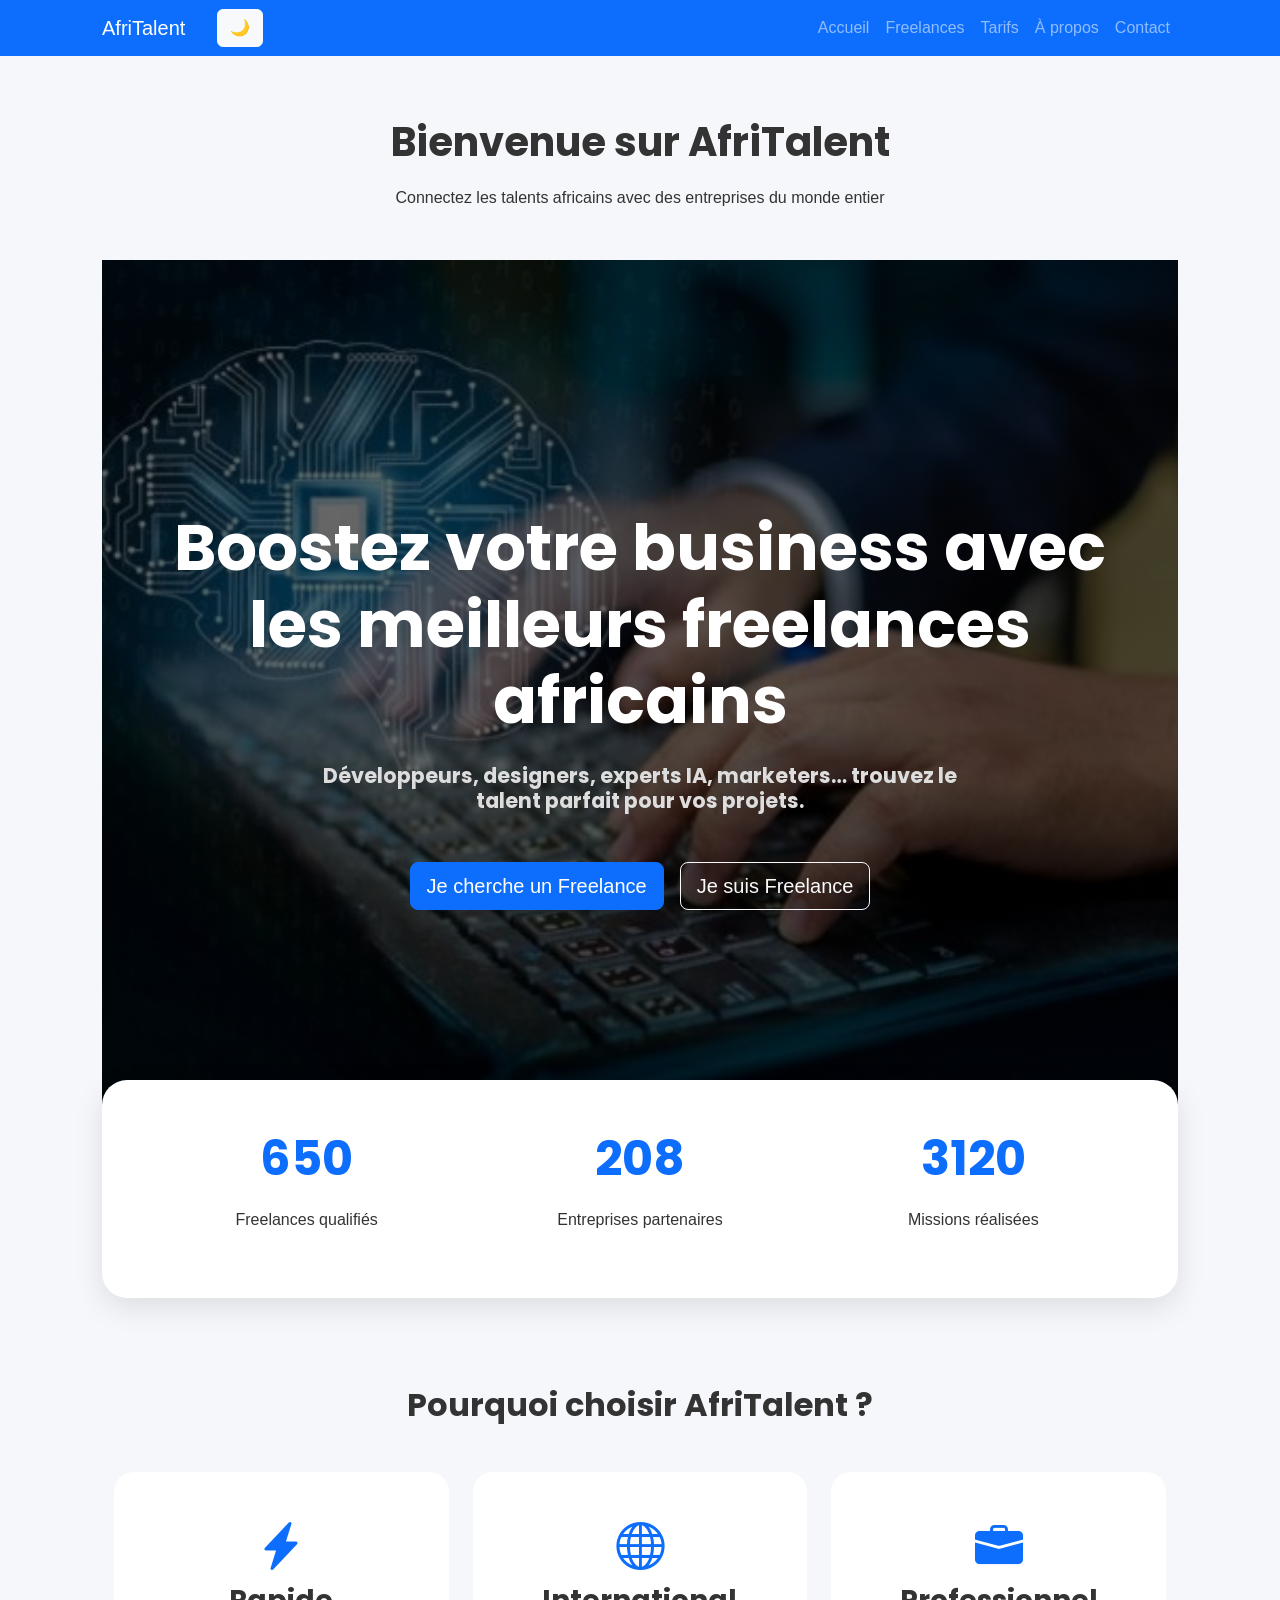
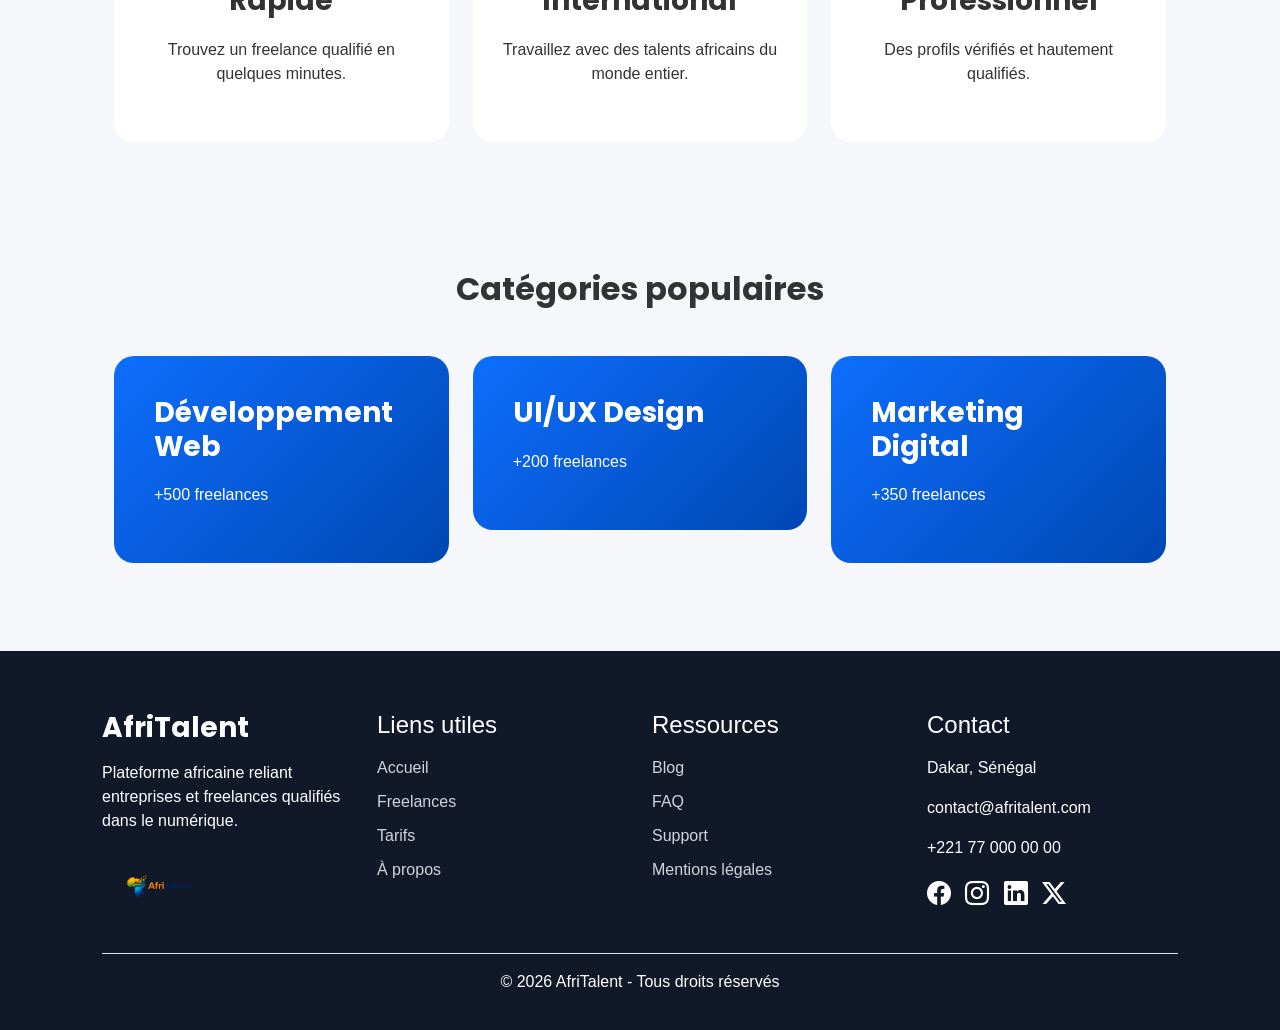
<file: index.html>
<!DOCTYPE html>
<html lang="fr">
<head>
  <meta charset="UTF-8">
  <title>AfriTalent</title>

  <meta name="viewport" content="width=device-width, initial-scale=1.0">
  <link href="https://fonts.googleapis.com/css2?family=Poppins:wght@400;600&family=Roboto:wght@300;400&display=swap" rel="stylesheet">
  <link href="https://cdn.jsdelivr.net/npm/bootstrap-icons/font/bootstrap-icons.css" rel="stylesheet">

  <!-- Bootstrap -->
  <link href="https://cdn.jsdelivr.net/npm/bootstrap@5.3.0/dist/css/bootstrap.min.css" rel="stylesheet">

  <!-- CSS -->
  <link rel="stylesheet" href="css/style.css">
</head>
<body>
  <nav class="navbar navbar-expand-lg navbar-dark bg-dark fixed-top">
  <div class="container">
    <a class="navbar-brand" href="index.html">AfriTalent</a>

    <button class="navbar-toggler" data-bs-toggle="collapse" data-bs-target="#nav">
      <span class="navbar-toggler-icon"></span>
    </button>
    <button id="darkToggle" class="btn btn-light ms-3">🌙</button>

    <div id="nav" class="collapse navbar-collapse">
      <ul class="navbar-nav ms-auto">
        <li class="nav-item"><a class="nav-link" href="index.html">Accueil</a></li>
        <li class="nav-item"><a class="nav-link" href="freelances.html">Freelances</a></li>
        <li class="nav-item"><a class="nav-link" href="tarifs.html">Tarifs</a></li>
        <li class="nav-item"><a class="nav-link" href="about.html">À propos</a></li>
        <li class="nav-item"><a class="nav-link" href="contact.html">Contact</a></li>
      </ul>
    </div>
  </div>
</nav>

<main class="container mt-5">
  <h1 class="text-center">Bienvenue sur AfriTalent</h1>

<p class="text-center">
  Connectez les talents africains avec des entreprises du monde entier
</p>
<!-- HERO SECTION -->
<section 
  class="hero d-flex align-items-center text-center text-white"
  
  style="
    min-height:100vh;
    background:
    linear-gradient(rgba(0,0,0,0.6), rgba(0,0,0,0.6)),
    url('images/bg.jpg');

    background-size:cover;
    background-position:center;
    background-repeat:no-repeat;
  "
>

  <div class="container">

    <h1 class="display-2 fw-bold">
      Boostez votre business avec les meilleurs freelances africains
    </h1>

    <h2 class="mt-4">
      Développeurs, designers, experts IA, marketers…
      trouvez le talent parfait pour vos projets.
    </h2>

    <div class="mt-5 d-flex justify-content-center gap-3 flex-wrap">

      <a href="freelances.html" class="btn btn-primary btn-lg">
        Je cherche un Freelance
      </a>

      <a href="contact.html" class="btn btn-outline-light btn-lg">
        Je suis Freelance
      </a>

    </div>

  </div>

</section>

<!-- STATISTIQUES -->
<section class="stats-section container text-center fade">

  <div class="row">

    <div class="col-md-4">
      <h2 class="counter" data-target="2500">0</h2>
      <p>Freelances qualifiés</p>
    </div>

    <div class="col-md-4">
      <h2 class="counter" data-target="800">0</h2>
      <p>Entreprises partenaires</p>
    </div>

    <div class="col-md-4">
      <h2 class="counter" data-target="12000">0</h2>
      <p>Missions réalisées</p>
    </div>

  </div>

</section>

<section class="container my-5">

  <h2 class="text-center mb-5">
    Pourquoi choisir AfriTalent ?
  </h2>

  <div class="row g-4">

    <div class="col-md-4">

      <div class="feature-card text-center">

        <i class="bi bi-lightning-charge-fill"></i>

        <h3>Rapide</h3>

        <p>
          Trouvez un freelance qualifié en quelques minutes.
        </p>

      </div>

    </div>

    <div class="col-md-4">

      <div class="feature-card text-center">

        <i class="bi bi-globe"></i>

        <h3>International</h3>

        <p>
          Travaillez avec des talents africains du monde entier.
        </p>

      </div>

    </div>

    <div class="col-md-4">

      <div class="feature-card text-center">

        <i class="bi bi-briefcase-fill"></i>

        <h3>Professionnel</h3>

        <p>
          Des profils vérifiés et hautement qualifiés.
        </p>

      </div>

    </div>

  </div>

</section>
<section class="container my-5">

  <h2 class="text-center mb-5">
    Catégories populaires
  </h2>

  <div class="row g-4">

    <div class="col-md-4">
      <div class="category-card">
        <h3>Développement Web</h3>
        <p>+500 freelances</p>
      </div>
    </div>

    <div class="col-md-4">
      <div class="category-card">
        <h3>UI/UX Design</h3>
        <p>+200 freelances</p>
      </div>
    </div>

    <div class="col-md-4">
      <div class="category-card">
        <h3>Marketing Digital</h3>
        <p>+350 freelances</p>
      </div>
    </div>

  </div>

</section>
 

</main>
<!-- FOOTER -->
<footer class="footer mt-5">

  <div class="container">

    <div class="row g-4">

      <!-- COLONNE 1 -->
      <div class="col-md-3">

        <h3 class="mb-3">
          AfriTalent
        </h3>

        <p>
          Plateforme africaine reliant entreprises
          et freelances qualifiés dans le numérique.
        </p>

        <img
          src="images/logo.png"
          alt="Logo AfriTalent"
          width="120"
        >

      </div>

      <!-- COLONNE 2 -->
      <div class="col-md-3">

        <h4 class="mb-3">
          Liens utiles
        </h4>

        <ul class="list-unstyled">

          <li>
            <a href="index.html">Accueil</a>
          </li>

          <li>
            <a href="freelances.html">Freelances</a>
          </li>

          <li>
            <a href="tarifs.html">Tarifs</a>
          </li>

          <li>
            <a href="about.html">À propos</a>
          </li>

        </ul>

      </div>

      <!-- COLONNE 3 -->
      <div class="col-md-3">

        <h4 class="mb-3">
          Ressources
        </h4>

        <ul class="list-unstyled">

          <li>
            <a href="#">Blog</a>
          </li>

          <li>
            <a href="#">FAQ</a>
          </li>

          <li>
            <a href="#">Support</a>
          </li>

          <li>
            <a href="#">Mentions légales</a>
          </li>

        </ul>

      </div>

      <!-- COLONNE 4 -->
      <div class="col-md-3">

        <h4 class="mb-3">
          Contact
        </h4>

        <p>Dakar, Sénégal</p>
        <p>contact@afritalent.com</p>
        <p>+221 77 000 00 00</p>

        <!-- RESEAUX -->
        <div class="social-icons mt-3">

          <i class="bi bi-facebook"></i>

          <i class="bi bi-instagram"></i>

          <i class="bi bi-linkedin"></i>

          <i class="bi bi-twitter-x"></i>

        </div>

      </div>

    </div>

    <!-- COPYRIGHT -->
    <div class="text-center mt-4 pt-3 border-top">

      <p>
        © <span id="year"></span>
        AfriTalent - Tous droits réservés
      </p>

    </div>

  </div>

</footer>
<script src="https://cdn.jsdelivr.net/npm/bootstrap@5.3.0/dist/js/bootstrap.bundle.min.js"></script>
<script src="js/main.js"></script>
</body>
</html>
</file>
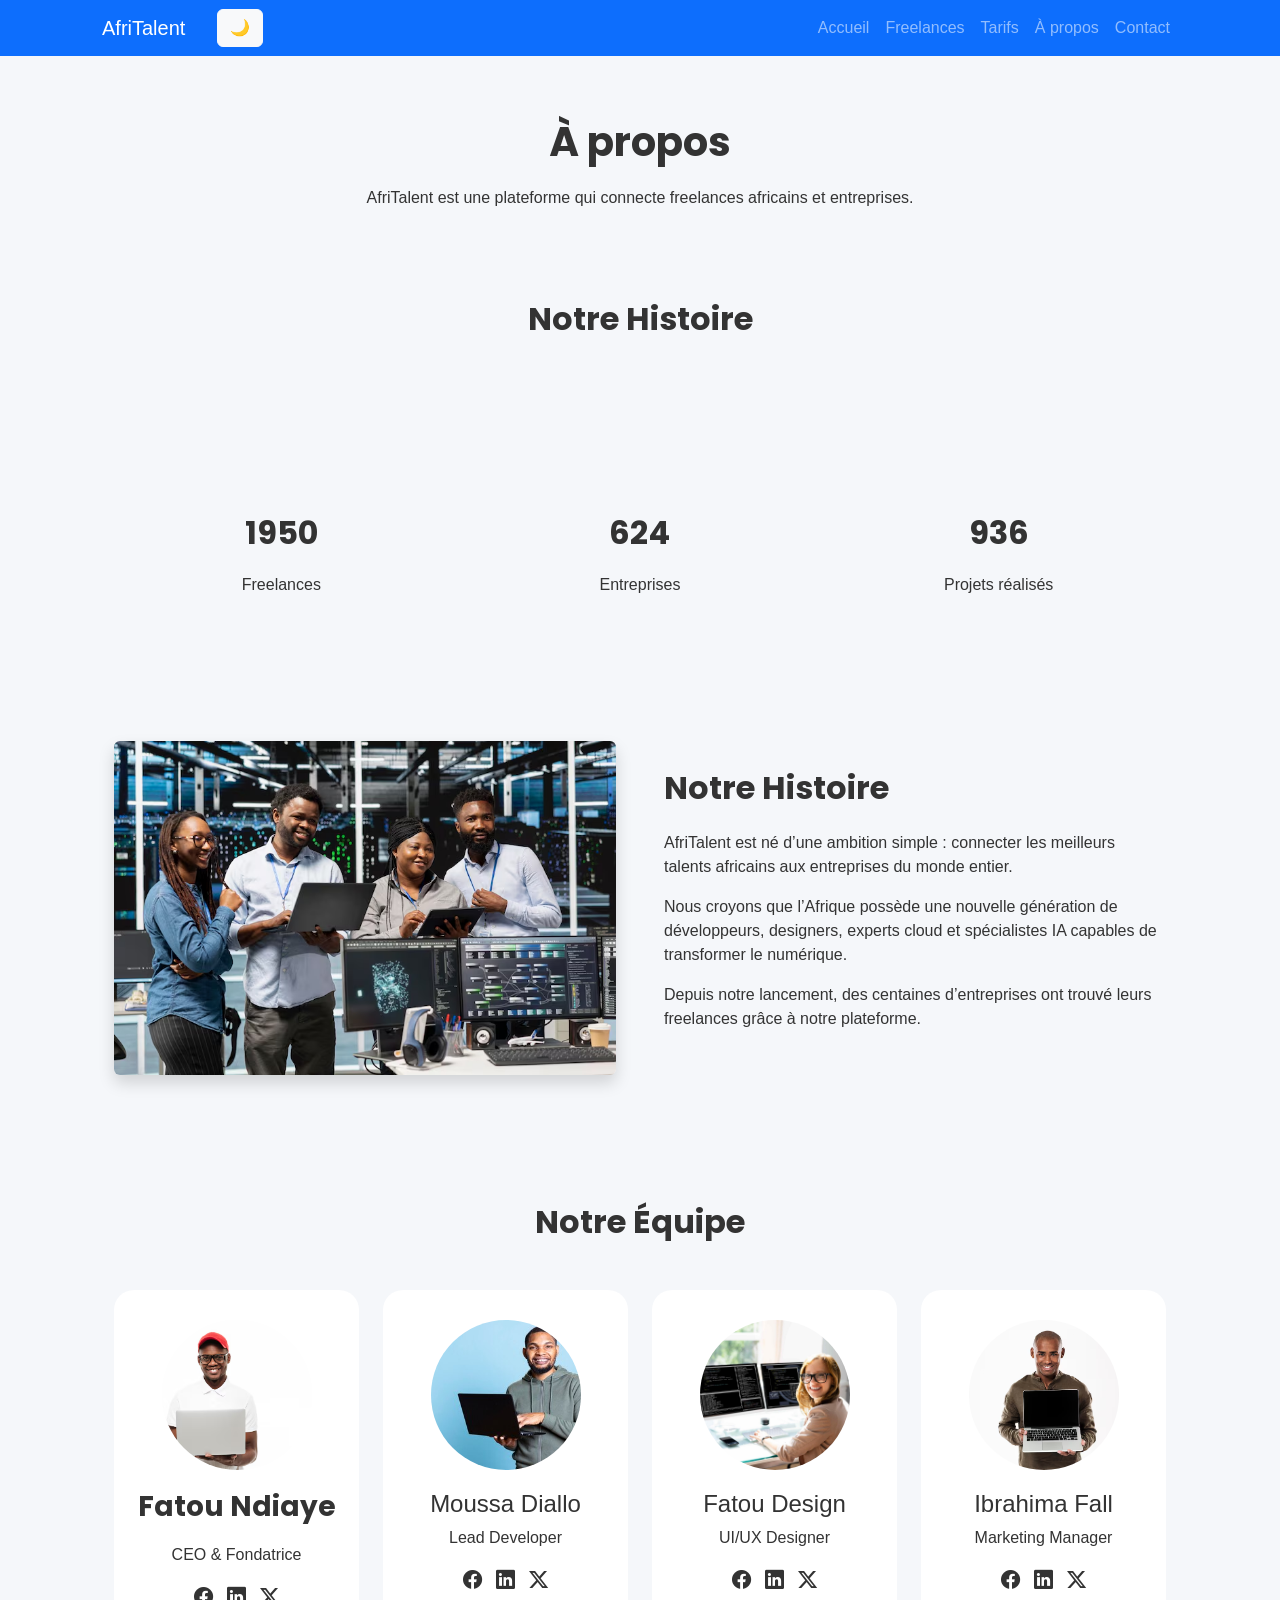
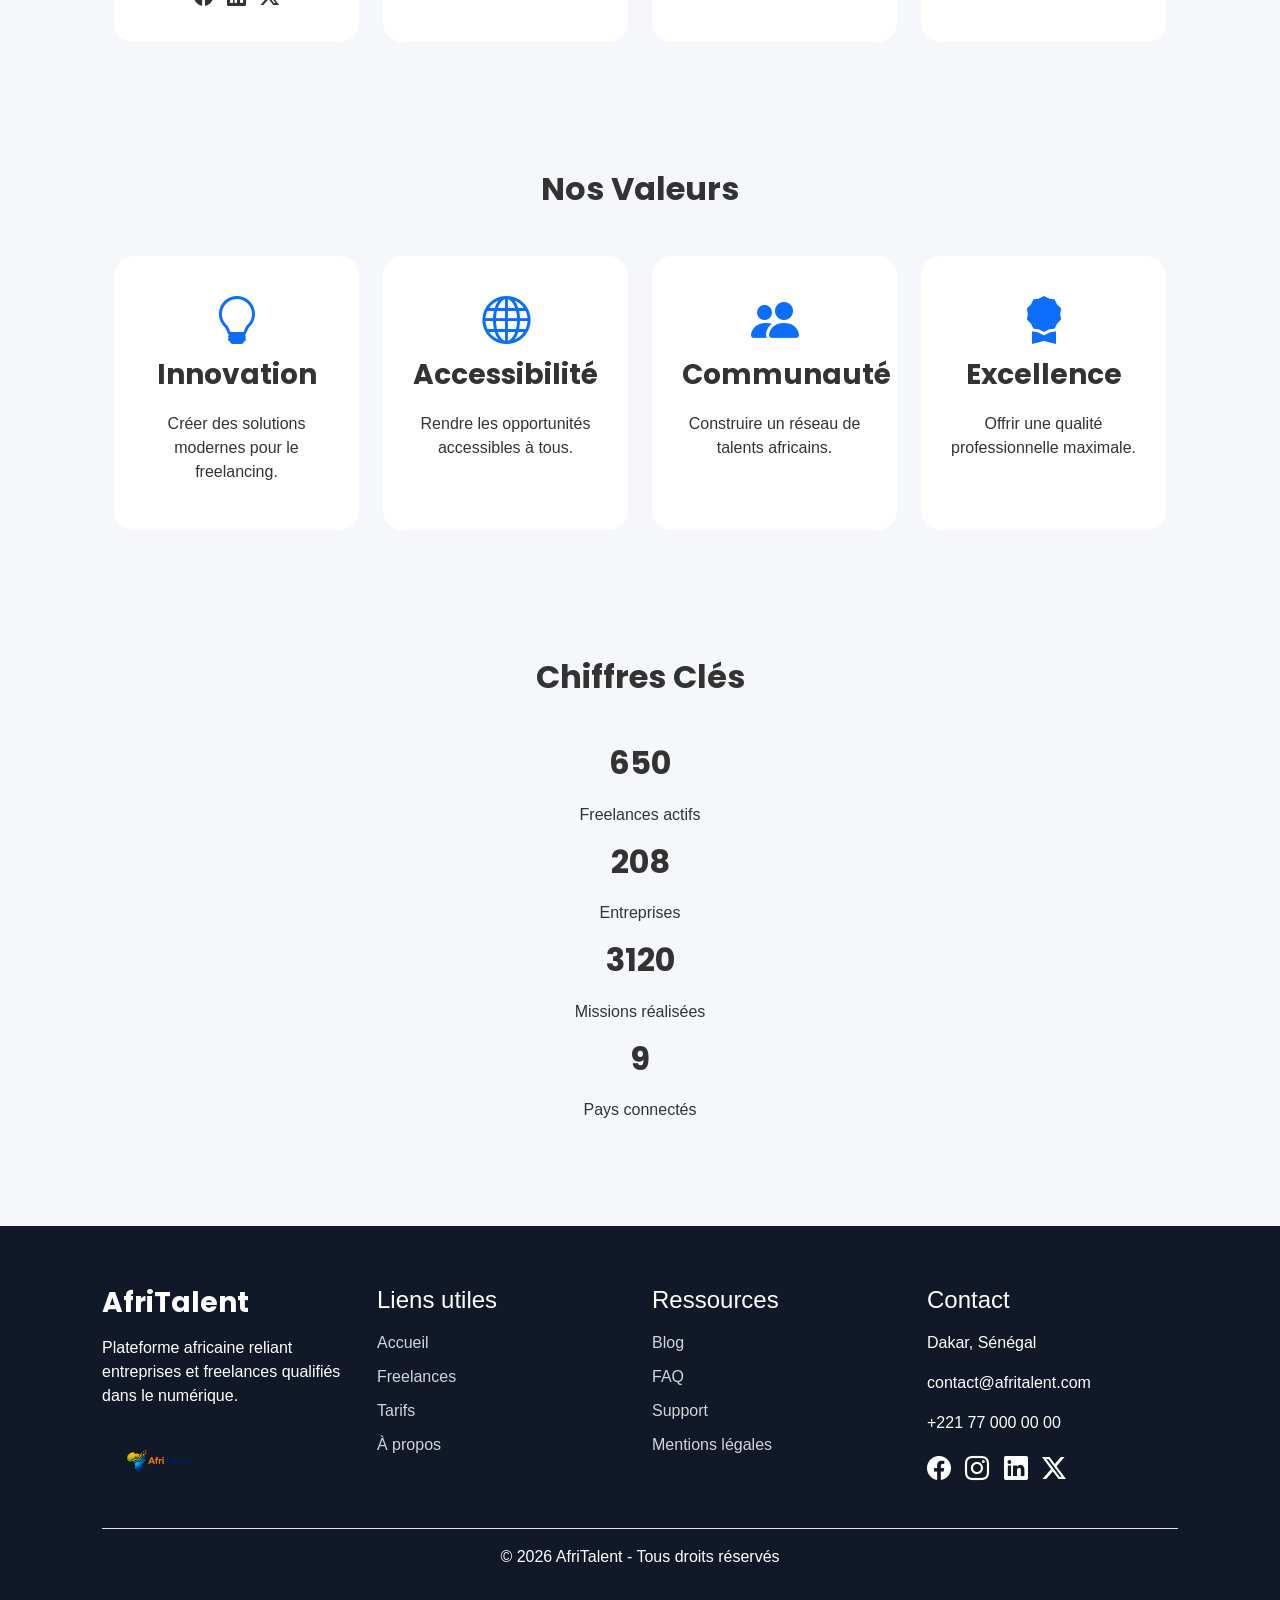
<file: about.html>
<!DOCTYPE html>
<html lang="fr">
<head>
  <meta charset="UTF-8">
  <title>AfriTalent</title>

  <meta name="viewport" content="width=device-width, initial-scale=1.0">
  <link href="https://fonts.googleapis.com/css2?family=Poppins:wght@400;600&family=Roboto:wght@300;400&display=swap" rel="stylesheet">
  <link href="https://cdn.jsdelivr.net/npm/bootstrap-icons/font/bootstrap-icons.css" rel="stylesheet">

  <!-- Bootstrap -->
  <link href="https://cdn.jsdelivr.net/npm/bootstrap@5.3.0/dist/css/bootstrap.min.css" rel="stylesheet">

  <!-- CSS -->
  <link rel="stylesheet" href="css/style.css">
</head>
<body>
  <nav class="navbar navbar-expand-lg navbar-dark bg-dark fixed-top">
  <div class="container">
    <a class="navbar-brand" href="index.html">AfriTalent</a>

    <button class="navbar-toggler" data-bs-toggle="collapse" data-bs-target="#nav">
      <span class="navbar-toggler-icon"></span>
    </button>
    <button id="darkToggle" class="btn btn-light ms-3">🌙</button>

    <div id="nav" class="collapse navbar-collapse">
      <ul class="navbar-nav ms-auto">
        <li class="nav-item"><a class="nav-link" href="index.html">Accueil</a></li>
        <li class="nav-item"><a class="nav-link" href="freelances.html">Freelances</a></li>
        <li class="nav-item"><a class="nav-link" href="tarifs.html">Tarifs</a></li>
        <li class="nav-item"><a class="nav-link" href="about.html">À propos</a></li>
        <li class="nav-item"><a class="nav-link" href="contact.html">Contact</a></li>
      </ul>
    </div>
  </div>
</nav>

<main class="container mt-5">
  <h1 class="text-center">À propos</h1>

<p class="text-center">
  AfriTalent est une plateforme qui connecte freelances africains et entreprises.
</p>
<section class="container fade">
    <h2 class="text-center mb-5">
        Notre Histoire
    </h2>
</section>
<section class="container text-center my-5 fade">
  <div class="row">

    <div class="col-md-4">
      <h2 class="counter" data-target="2500">0</h2>
      <p>Freelances</p>
    </div>

    <div class="col-md-4">
      <h2 class="counter" data-target="800">0</h2>
      <p>Entreprises</p>
    </div>

    <div class="col-md-4">
      <h2 class="counter" data-target="1200">0</h2>
      <p>Projets réalisés</p>
    </div>

  </div>
</section>
<!-- NOTRE HISTOIRE -->
<section class="container my-5 fade">

  <div class="row align-items-center g-5">

    <div class="col-lg-6">

      <img 
        src="images/about.jpg"
        alt="Equipe AfriTalent"
        class="img-fluid rounded shadow"
      >

    </div>

    <div class="col-lg-6">

      <h2 class="mb-4">Notre Histoire</h2>

      <p>
        AfriTalent est né d’une ambition simple :
        connecter les meilleurs talents africains
        aux entreprises du monde entier.
      </p>

      <p>
        Nous croyons que l’Afrique possède une
        nouvelle génération de développeurs,
        designers, experts cloud et spécialistes IA
        capables de transformer le numérique.
      </p>

      <p>
        Depuis notre lancement, des centaines
        d’entreprises ont trouvé leurs freelances
        grâce à notre plateforme.
      </p>

    </div>

  </div>

</section>
<!-- EQUIPE -->
<section class="container my-5 fade">

  <h2 class="text-center mb-5">
    Notre Équipe
  </h2>

  <div class="row g-4">

    <!-- MEMBRE 1 -->
    <div class="col-md-6 col-lg-3">

      <div class="team-card text-center">

        <img
          src="images/team1.jpg"
          alt="CEO AfriTalent"
          class="team-img"
        >

        <h3>Fatou Ndiaye</h3>

        <p>CEO & Fondatrice</p>

        <div class="socials">
          <i class="bi bi-facebook"></i>
          <i class="bi bi-linkedin"></i>
          <i class="bi bi-twitter-x"></i>
        </div>

      </div>

    </div>

    <!-- MEMBRE 2 -->
    <div class="col-md-6 col-lg-3">

      <div class="team-card text-center">

        <img
          src="images/team2.jpg"
          alt="Développeur AfriTalent"
          class="team-img"
        >

        <h4>Moussa Diallo</h4>

        <p>Lead Developer</p>

        <div class="socials">
          <i class="bi bi-facebook"></i>
          <i class="bi bi-linkedin"></i>
          <i class="bi bi-twitter-x"></i>
        </div>

      </div>

    </div>

    <!-- MEMBRE 3 -->
    <div class="col-md-6 col-lg-3">

      <div class="team-card text-center">

        <img
          src="images/f2.jpg"
          alt="Designer AfriTalent"
          class="team-img"
        >

        <h4>Fatou Design</h4>

        <p>UI/UX Designer</p>

        <div class="socials">
          <i class="bi bi-facebook"></i>
          <i class="bi bi-linkedin"></i>
          <i class="bi bi-twitter-x"></i>
        </div>

      </div>

    </div>

    <!-- MEMBRE 4 -->
    <div class="col-md-6 col-lg-3">

      <div class="team-card text-center">

        <img
          src="images/team4.jpg"
          alt="Marketing AfriTalent"
          class="team-img"
        >

        <h4>Ibrahima Fall</h4>

        <p>Marketing Manager</p>

        <div class="socials">
          <i class="bi bi-facebook"></i>
          <i class="bi bi-linkedin"></i>
          <i class="bi bi-twitter-x"></i>
        </div>

      </div>

    </div>

  </div>

</section>
<!-- NOS VALEURS -->
<section class="container my-5 fade">

  <h2 class="text-center mb-5">
    Nos Valeurs
  </h2>

  <div class="row g-4">

    <div class="col-md-3">
      <div class="value-card text-center">
        <i class="bi bi-lightbulb"></i>
        <h3>Innovation</h3>
        <p>Créer des solutions modernes pour le freelancing.</p>
      </div>
    </div>

    <div class="col-md-3">
      <div class="value-card text-center">
        <i class="bi bi-globe"></i>
        <h3>Accessibilité</h3>
        <p>Rendre les opportunités accessibles à tous.</p>
      </div>
    </div>

    <div class="col-md-3">
      <div class="value-card text-center">
        <i class="bi bi-people-fill"></i>
        <h3>Communauté</h3>
        <p>Construire un réseau de talents africains.</p>
      </div>
    </div>

    <div class="col-md-3">
      <div class="value-card text-center">
        <i class="bi bi-award-fill"></i>
        <h3>Excellence</h3>
        <p>Offrir une qualité professionnelle maximale.</p>
      </div>
    </div>

  </div>

</section>
<!-- CHIFFRES CLÉS -->
<section class="container my-5 fade">

  <h2 class="text-center mb-5">
    Chiffres Clés
  </h2>

  <div class="bento-grid">

    <div class="bento-card large text-center">
      <h2 class="counter" data-target="2500">0</h2>
      <p>Freelances actifs</p>
    </div>

    <div class="bento-card text-center">
      <h2 class="counter" data-target="800">0</h2>
      <p>Entreprises</p>
    </div>

    <div class="bento-card text-center">
      <h2 class="counter" data-target="12000">0</h2>
      <p>Missions réalisées</p>
    </div>

    <div class="bento-card wide text-center">
      <h2 class="counter" data-target="35">0</h2>
      <p>Pays connectés</p>
    </div>

  </div>

</section>


  

</main>
<!-- FOOTER -->
<footer class="footer mt-5">

  <div class="container">

    <div class="row g-4">

      <!-- COLONNE 1 -->
      <div class="col-md-3">

        <h3 class="mb-3">
          AfriTalent
        </h3>

        <p>
          Plateforme africaine reliant entreprises
          et freelances qualifiés dans le numérique.
        </p>

        <img
          src="images/logo.png"
          alt="Logo AfriTalent"
          width="120"
        >

      </div>

      <!-- COLONNE 2 -->
      <div class="col-md-3">

        <h4 class="mb-3">
          Liens utiles
        </h4>

        <ul class="list-unstyled">

          <li>
            <a href="index.html">Accueil</a>
          </li>

          <li>
            <a href="freelances.html">Freelances</a>
          </li>

          <li>
            <a href="tarifs.html">Tarifs</a>
          </li>

          <li>
            <a href="about.html">À propos</a>
          </li>

        </ul>

      </div>

      <!-- COLONNE 3 -->
      <div class="col-md-3">

        <h4 class="mb-3">
          Ressources
        </h4>

        <ul class="list-unstyled">

          <li>
            <a href="#">Blog</a>
          </li>

          <li>
            <a href="#">FAQ</a>
          </li>

          <li>
            <a href="#">Support</a>
          </li>

          <li>
            <a href="#">Mentions légales</a>
          </li>

        </ul>

      </div>

      <!-- COLONNE 4 -->
      <div class="col-md-3">

        <h4 class="mb-3">
          Contact
        </h4>

        <p>Dakar, Sénégal</p>
        <p>contact@afritalent.com</p>
        <p>+221 77 000 00 00</p>

        <!-- RESEAUX -->
        <div class="social-icons mt-3">

          <i class="bi bi-facebook"></i>

          <i class="bi bi-instagram"></i>

          <i class="bi bi-linkedin"></i>

          <i class="bi bi-twitter-x"></i>

        </div>

      </div>

    </div>

    <!-- COPYRIGHT -->
    <div class="text-center mt-4 pt-3 border-top">

      <p>
        © <span id="year"></span>
        AfriTalent - Tous droits réservés
      </p>

    </div>

  </div>

</footer>
<script src="https://cdn.jsdelivr.net/npm/bootstrap@5.3.0/dist/js/bootstrap.bundle.min.js"></script>
<script src="js/main.js"></script>
</body>
</html>
</file>
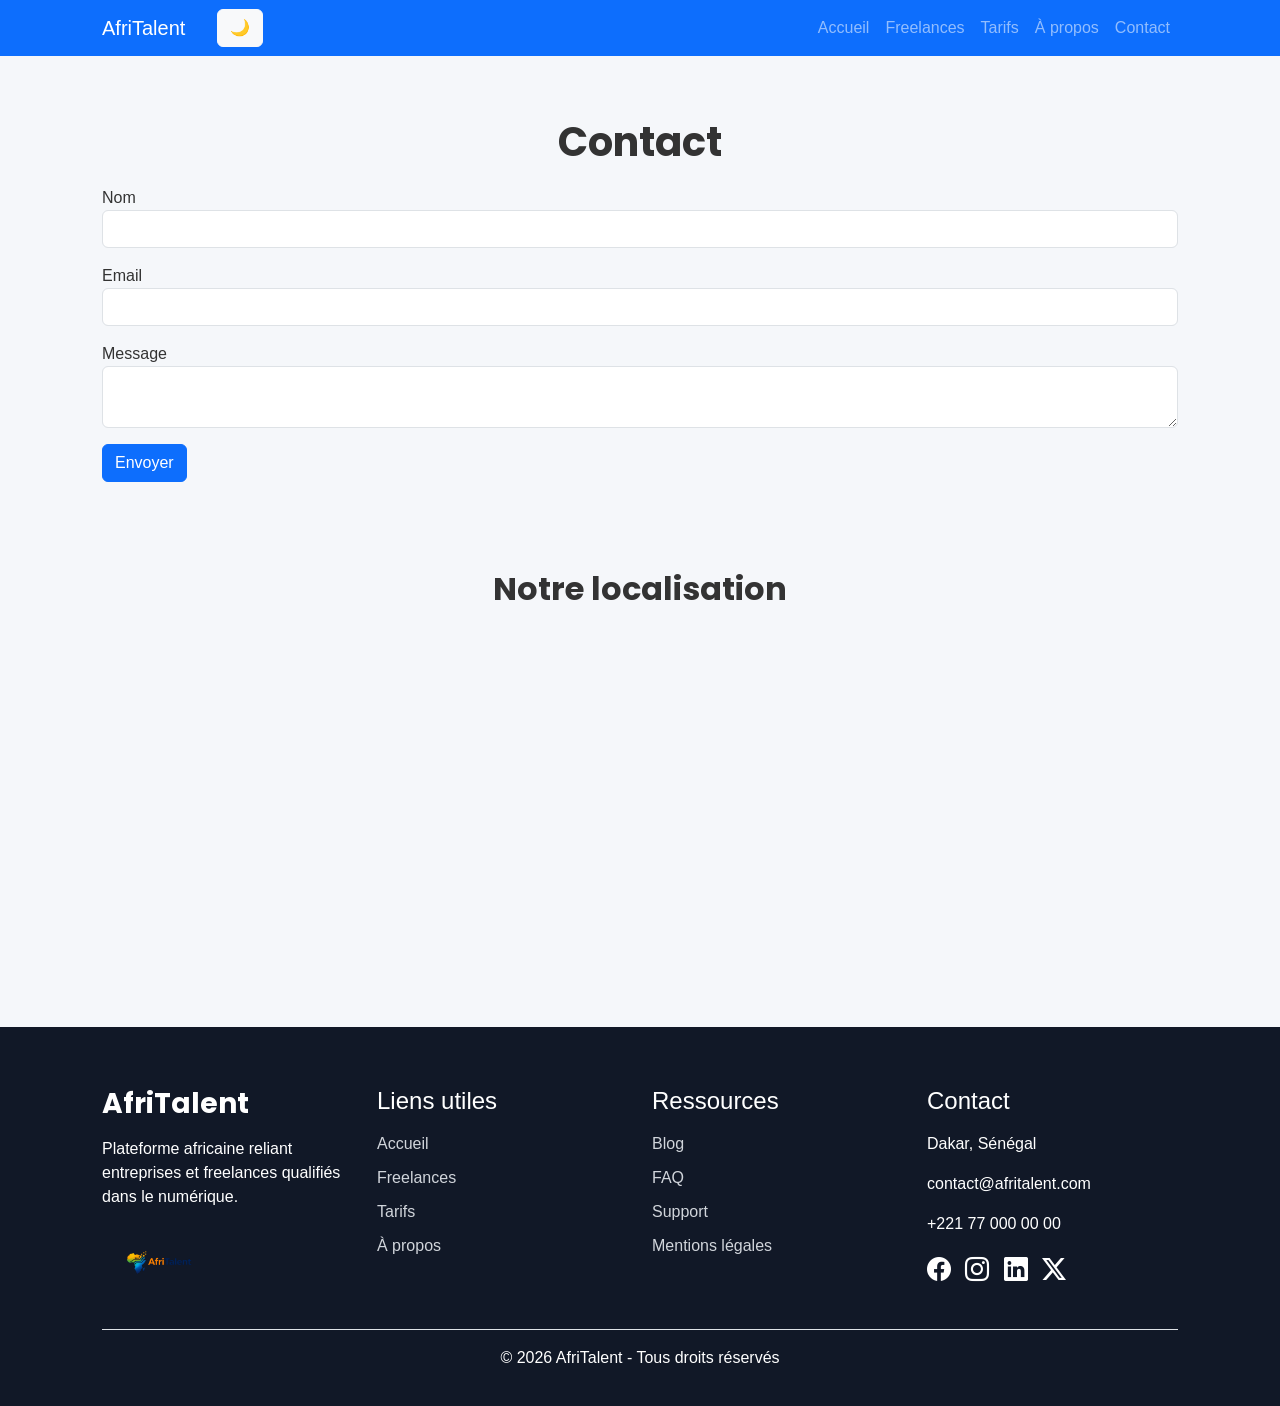
<file: contact.html>
<!DOCTYPE html>
<html lang="fr">
<head>
  <meta charset="UTF-8">
  <title>AfriTalent</title>

  <meta name="viewport" content="width=device-width, initial-scale=1.0">
  <link href="https://fonts.googleapis.com/css2?family=Poppins:wght@400;600&family=Roboto:wght@300;400&display=swap" rel="stylesheet">
  <link href="https://cdn.jsdelivr.net/npm/bootstrap-icons/font/bootstrap-icons.css" rel="stylesheet">

  <!-- Bootstrap -->
  <link href="https://cdn.jsdelivr.net/npm/bootstrap@5.3.0/dist/css/bootstrap.min.css" rel="stylesheet">

  <!-- CSS -->
  <link rel="stylesheet" href="css/style.css">
</head>
<body>
  <nav class="navbar navbar-expand-lg navbar-dark bg-dark fixed-top">
  <div class="container">
    <a class="navbar-brand" href="index.html">AfriTalent</a>

    <button class="navbar-toggler" data-bs-toggle="collapse" data-bs-target="#nav">
      <span class="navbar-toggler-icon"></span>
    </button>
    <button id="darkToggle" class="btn btn-light ms-3">🌙</button>

    <div id="nav" class="collapse navbar-collapse">
      <ul class="navbar-nav ms-auto">
        <li class="nav-item"><a class="nav-link" href="index.html">Accueil</a></li>
        <li class="nav-item"><a class="nav-link" href="freelances.html">Freelances</a></li>
        <li class="nav-item"><a class="nav-link" href="tarifs.html">Tarifs</a></li>
        <li class="nav-item"><a class="nav-link" href="about.html">À propos</a></li>
        <li class="nav-item"><a class="nav-link" href="contact.html">Contact</a></li>
      </ul>
    </div>
  </div>
</nav>

<main class="container mt-5">
  <h1 class="text-center">Contact</h1>

<form id="contactForm">

  <div class="mb-3">
    <label>Nom</label>
    <input type="text" id="name" class="form-control">
    <small class="text-danger" id="nameError"></small>
  </div>

  <div class="mb-3">
    <label>Email</label>
    <input type="email" id="email" class="form-control">
    <small class="text-danger" id="emailError"></small>
  </div>

  <div class="mb-3">
    <label>Message</label>
    <textarea id="message" class="form-control"></textarea>
    <small class="text-danger" id="messageError"></small>
  </div>

  <button class="btn btn-primary">
    Envoyer
  </button>

  <p id="successMessage" class="text-success mt-3"></p>

</form>
<section class="container mt-5">
  <h2 class="text-center">Notre localisation</h2>

  <div class="mt-4">
    <iframe
    src="https://www.google.com/maps?q=Dakar&output=embed"
    height="300"
    style="border:0;"
    loading="lazy">
</iframe>
  </div>
</section>


 

</main>
<!-- FOOTER -->
<footer class="footer mt-5">

  <div class="container">

    <div class="row g-4">

      <!-- COLONNE 1 -->
      <div class="col-md-3">

        <h3 class="mb-3">
          AfriTalent
        </h3>

        <p>
          Plateforme africaine reliant entreprises
          et freelances qualifiés dans le numérique.
        </p>

        <img
          src="images/logo.png"
          alt="Logo AfriTalent"
          width="120"
        >

      </div>

      <!-- COLONNE 2 -->
      <div class="col-md-3">

        <h4 class="mb-3">
          Liens utiles
        </h4>

        <ul class="list-unstyled">

          <li>
            <a href="index.html">Accueil</a>
          </li>

          <li>
            <a href="freelances.html">Freelances</a>
          </li>

          <li>
            <a href="tarifs.html">Tarifs</a>
          </li>

          <li>
            <a href="about.html">À propos</a>
          </li>

        </ul>

      </div>

      <!-- COLONNE 3 -->
      <div class="col-md-3">

        <h4 class="mb-3">
          Ressources
        </h4>

        <ul class="list-unstyled">

          <li>
            <a href="#">Blog</a>
          </li>

          <li>
            <a href="#">FAQ</a>
          </li>

          <li>
            <a href="#">Support</a>
          </li>

          <li>
            <a href="#">Mentions légales</a>
          </li>

        </ul>

      </div>

      <!-- COLONNE 4 -->
      <div class="col-md-3">

        <h4 class="mb-3">
          Contact
        </h4>

        <p>Dakar, Sénégal</p>
        <p>contact@afritalent.com</p>
        <p>+221 77 000 00 00</p>

        <!-- RESEAUX -->
        <div class="social-icons mt-3">

          <i class="bi bi-facebook"></i>

          <i class="bi bi-instagram"></i>

          <i class="bi bi-linkedin"></i>

          <i class="bi bi-twitter-x"></i>

        </div>

      </div>

    </div>

    <!-- COPYRIGHT -->
    <div class="text-center mt-4 pt-3 border-top">

      <p>
        © <span id="year"></span>
        AfriTalent - Tous droits réservés
      </p>

    </div>

  </div>

</footer>
<script src="https://cdn.jsdelivr.net/npm/bootstrap@5.3.0/dist/js/bootstrap.bundle.min.js"></script>
<script src="js/main.js"></script>
</body>
</html>
</file>
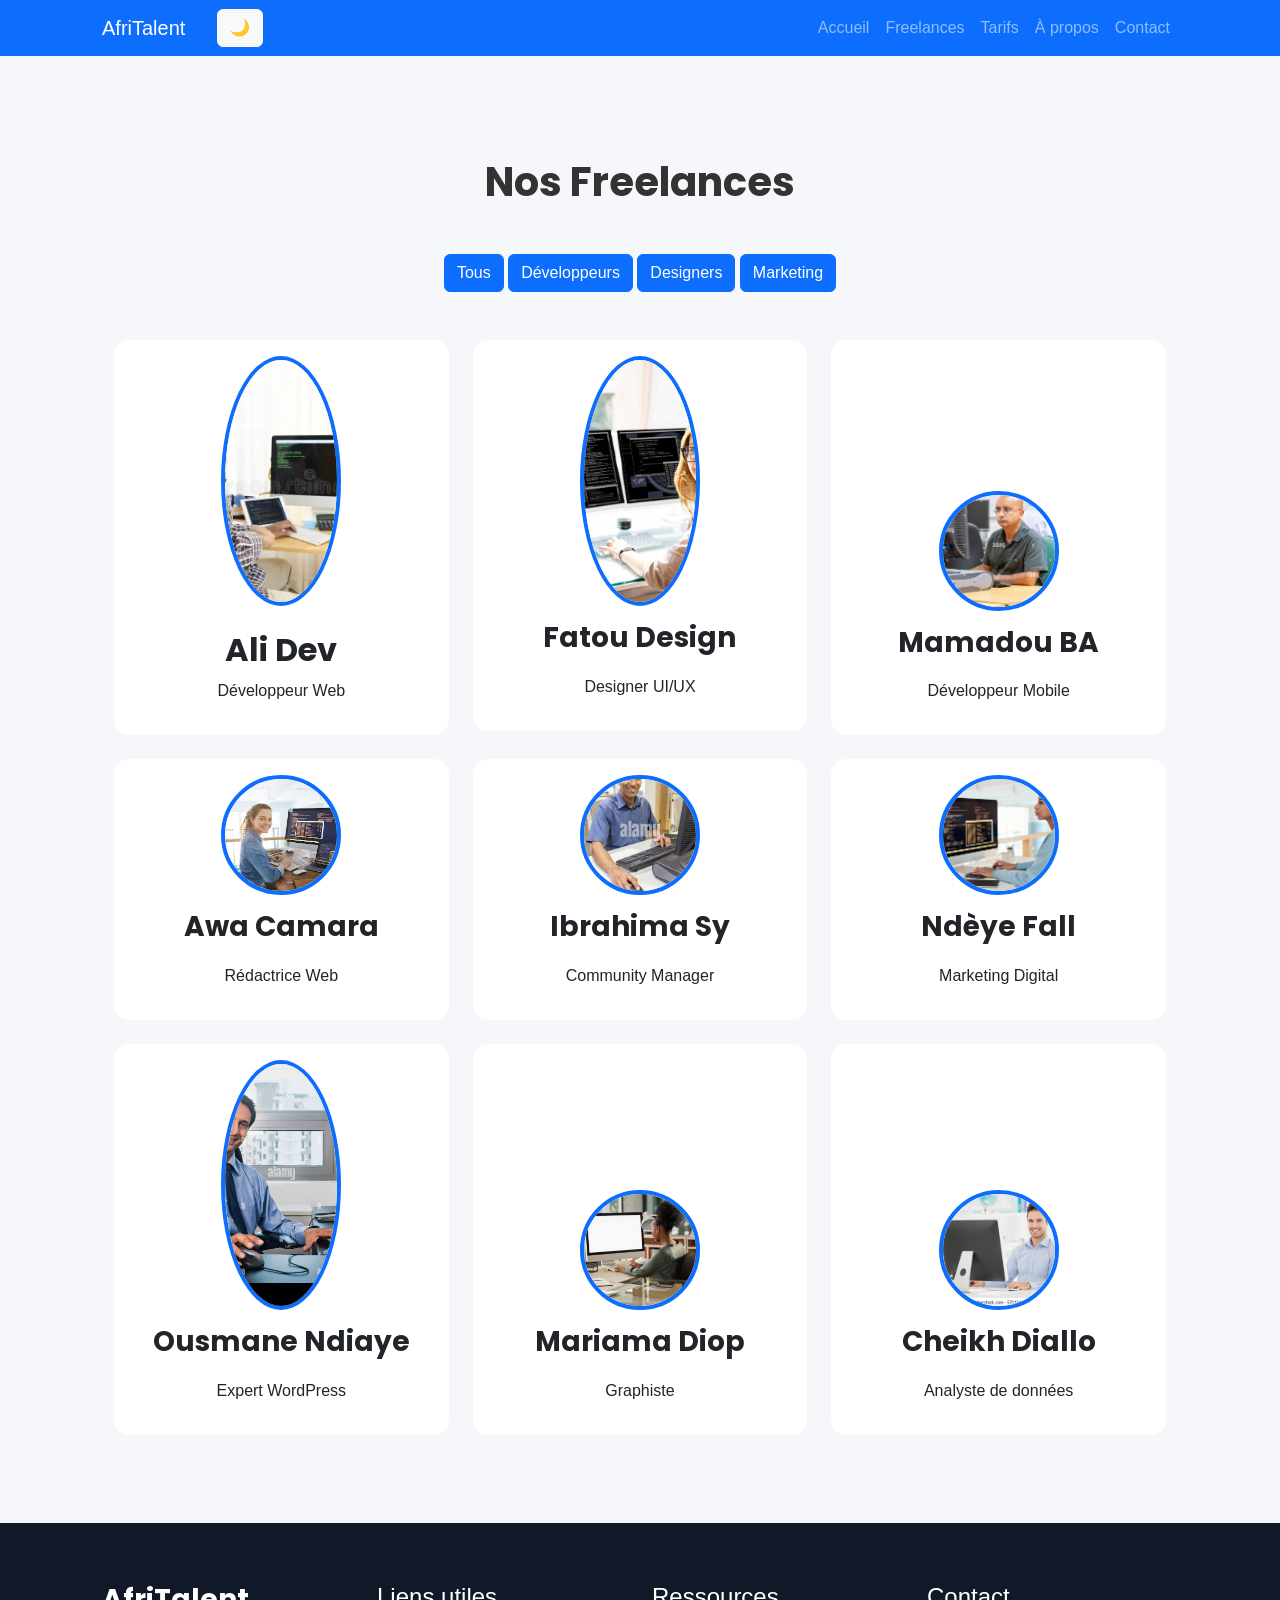
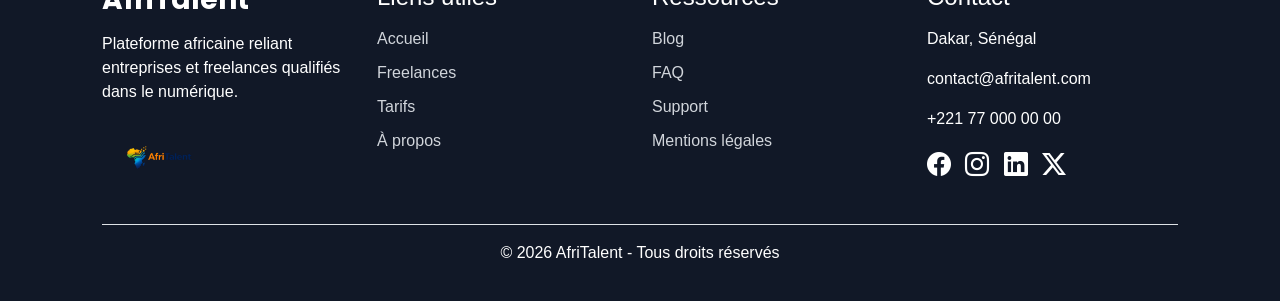
<file: freelances.html>
<!DOCTYPE html>
<html lang="fr">
<head>
  <meta charset="UTF-8">
  <title>AfriTalent</title>

  <meta name="viewport" content="width=device-width, initial-scale=1.0">
  <link href="https://fonts.googleapis.com/css2?family=Poppins:wght@400;600&family=Roboto:wght@300;400&display=swap" rel="stylesheet">
  <link href="https://cdn.jsdelivr.net/npm/bootstrap-icons/font/bootstrap-icons.css" rel="stylesheet">

  <!-- Bootstrap -->
  <link href="https://cdn.jsdelivr.net/npm/bootstrap@5.3.0/dist/css/bootstrap.min.css" rel="stylesheet">

  <!-- CSS -->
  <link rel="stylesheet" href="css/style.css">
</head>
<body>
    <nav class="navbar navbar-expand-lg navbar-dark bg-dark fixed-top">
  <div class="container">
    <a class="navbar-brand" href="index.html">AfriTalent</a>

    <button class="navbar-toggler" data-bs-toggle="collapse" data-bs-target="#nav">
      <span class="navbar-toggler-icon"></span>
    </button>
    <button id="darkToggle" class="btn btn-light ms-3">🌙</button>

    <div id="nav" class="collapse navbar-collapse">
      <ul class="navbar-nav ms-auto">
        <li class="nav-item"><a class="nav-link" href="index.html">Accueil</a></li>
        <li class="nav-item"><a class="nav-link" href="freelances.html">Freelances</a></li>
        <li class="nav-item"><a class="nav-link" href="tarifs.html">Tarifs</a></li>
        <li class="nav-item"><a class="nav-link" href="about.html">À propos</a></li>
        <li class="nav-item"><a class="nav-link" href="contact.html">Contact</a></li>
      </ul>
    </div>
  </div>
</nav>

<main class="container mt-5">
   <section class="container mt-5 fade">

  <h1 class="text-center mb-5">Nos Freelances</h1>
  <div class="text-center mb-5">

  <button class="btn btn-primary filter-btn" data-category="all">
    Tous
  </button>

  <button class="btn btn-primary filter-btn" data-category="dev">
    Développeurs
  </button>

  <button class="btn btn-primary filter-btn" data-category="design">
    Designers
  </button>

  <button class="btn btn-primary filter-btn" data-category="marketing">
    Marketing
  </button>

</div>

  <div class="row g-4">

    <!-- Freelance 1 -->
    <div class="col-md-4 freelance-card" data-category="dev">
      <div class="card p-3 text-center h-100">
        <img src="images/f1.jpg" alt="Ali Dev" class="avatar">
        <h2>Ali Dev</h2>
        <p>Développeur Web</p>
      </div>
    </div>

    <!-- Freelance 2 -->
    <div class="col-md-4 freelance-card" data-category="design">
      <div class="card p-3 text-center h-100">
        <img src="images/f2.jpg" alt="Fatou Design" class="avatar">
        <h3>Fatou Design</h3>
        <p>Designer UI/UX</p>
      </div>
    </div>

    <!-- Freelance 3 -->
    <div class="col-md-4">
      <div class="card p-3 text-center h-100">
        <img src="images/f3.jpg" alt="Mamadou BA" class="avatar">
        <h3>Mamadou BA</h3>
        <p>Développeur Mobile</p>
      </div>
    </div>

    <!-- Freelance 4 -->
    <div class="col-md-4">
      <div class="card p-3 text-center h-100">
        <img src="images/f4.jpg" alt="Awa Camara" class="avatar">
        <h3>Awa Camara</h3>
        <p>Rédactrice Web</p>
      </div>
    </div>

    <!-- Freelance 5 -->
    <div class="col-md-4">
      <div class="card p-3 text-center h-100">
        <img src="images/f5.jpg" alt="Ibrahima Sy" class="avatar">
        <h3>Ibrahima Sy</h3>
        <p>Community Manager</p>
      </div>
    </div>

    <!-- Freelance 6 -->
    <div class="col-md-4">
      <div class="card p-3 text-center h-100">
        <img src="images/f6.jpg" alt="Ndèye Fall" class="avatar">
        <h3>Ndèye Fall</h3>
        <p>Marketing Digital</p>
      </div>
    </div>

    <!-- Freelance 7 -->
    <div class="col-md-4 freelance-card" data-category="marketing">
      <div class="card p-3 text-center h-100">
        <img src="images/f7.jpg" alt="Ousmane Ndiaye" class="avatar">
        <h3>Ousmane Ndiaye</h3>
        <p>Expert WordPress</p>
      </div>
    </div>

    <!-- Freelance 8 -->
    <div class="col-md-4">
      <div class="card p-3 text-center h-100">
        <img src="images/f8.jpg" alt="Mariama Diop" class="avatar">
        <h3>Mariama Diop</h3>
        <p>Graphiste</p>
      </div>
    </div>

    <!-- Freelance 9 -->
    <div class="col-md-4">
      <div class="card p-3 text-center h-100">
        <img src="images/f9.jpg" alt="Cheikh Diallo" class="avatar">
        <h3>Cheikh Diallo</h3>
        <p>Analyste de données</p>
      </div>
    </div>

  </div>

</section>
</main>
<!-- FOOTER -->
<footer class="footer mt-5">

  <div class="container">

    <div class="row g-4">

      <!-- COLONNE 1 -->
      <div class="col-md-3">

        <h3 class="mb-3">
          AfriTalent
        </h3>

        <p>
          Plateforme africaine reliant entreprises
          et freelances qualifiés dans le numérique.
        </p>

        <img
          src="images/logo.png"
          alt="Logo AfriTalent"
          width="120"
        >

      </div>

      <!-- COLONNE 2 -->
      <div class="col-md-3">

        <h4 class="mb-3">
          Liens utiles
        </h4>

        <ul class="list-unstyled">

          <li>
            <a href="index.html">Accueil</a>
          </li>

          <li>
            <a href="freelances.html">Freelances</a>
          </li>

          <li>
            <a href="tarifs.html">Tarifs</a>
          </li>

          <li>
            <a href="about.html">À propos</a>
          </li>

        </ul>

      </div>

      <!-- COLONNE 3 -->
      <div class="col-md-3">

        <h4 class="mb-3">
          Ressources
        </h4>

        <ul class="list-unstyled">

          <li>
            <a href="#">Blog</a>
          </li>

          <li>
            <a href="#">FAQ</a>
          </li>

          <li>
            <a href="#">Support</a>
          </li>

          <li>
            <a href="#">Mentions légales</a>
          </li>

        </ul>

      </div>

      <!-- COLONNE 4 -->
      <div class="col-md-3">

        <h4 class="mb-3">
          Contact
        </h4>

        <p>Dakar, Sénégal</p>
        <p>contact@afritalent.com</p>
        <p>+221 77 000 00 00</p>

        <!-- RESEAUX -->
        <div class="social-icons mt-3">

          <i class="bi bi-facebook"></i>

          <i class="bi bi-instagram"></i>

          <i class="bi bi-linkedin"></i>

          <i class="bi bi-twitter-x"></i>

        </div>

      </div>

    </div>

    <!-- COPYRIGHT -->
    <div class="text-center mt-4 pt-3 border-top">

      <p>
        © <span id="year"></span>
        AfriTalent - Tous droits réservés
      </p>

    </div>

  </div>

</footer>
<script src="https://cdn.jsdelivr.net/npm/bootstrap@5.3.0/dist/js/bootstrap.bundle.min.js"></script>
<script src="js/main.js"></script>
</body>
</html>
</file>
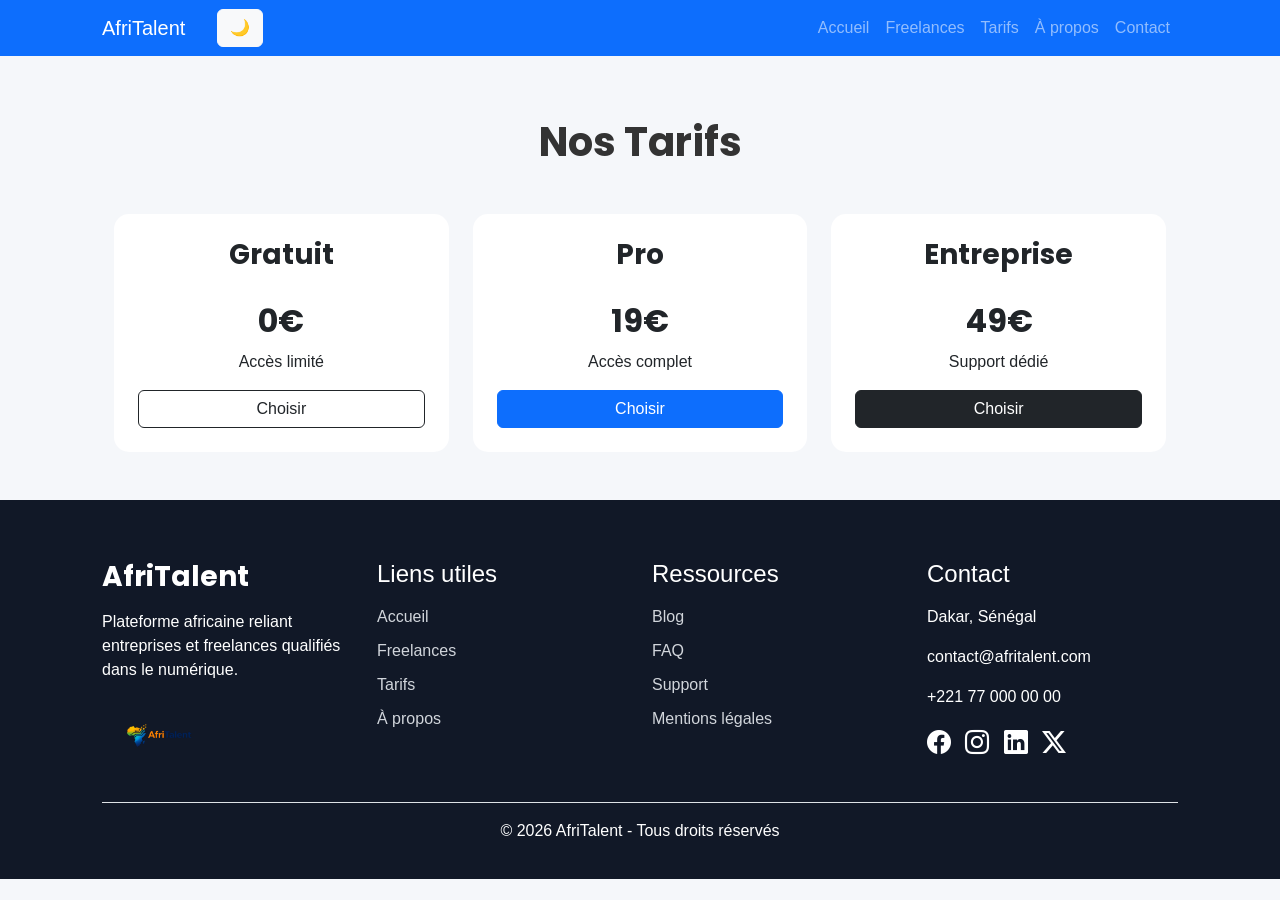
<file: tarifs.html>
<!DOCTYPE html>
<html lang="fr">
<head>
  <meta charset="UTF-8">
  <title>AfriTalent</title>

  <meta name="viewport" content="width=device-width, initial-scale=1.0">
  <link href="https://fonts.googleapis.com/css2?family=Poppins:wght@400;600&family=Roboto:wght@300;400&display=swap" rel="stylesheet">
  <link href="https://cdn.jsdelivr.net/npm/bootstrap-icons/font/bootstrap-icons.css" rel="stylesheet">

  <!-- Bootstrap -->
  <link href="https://cdn.jsdelivr.net/npm/bootstrap@5.3.0/dist/css/bootstrap.min.css" rel="stylesheet">

  <!-- CSS -->
  <link rel="stylesheet" href="css/style.css">
</head>
<body>
  <nav class="navbar navbar-expand-lg navbar-dark bg-dark fixed-top">
  <div class="container">
    <a class="navbar-brand" href="index.html">AfriTalent</a>

    <button class="navbar-toggler" data-bs-toggle="collapse" data-bs-target="#nav">
      <span class="navbar-toggler-icon"></span>
    </button>
    <button id="darkToggle" class="btn btn-light ms-3">🌙</button>

    <div id="nav" class="collapse navbar-collapse">
      <ul class="navbar-nav ms-auto">
        <li class="nav-item"><a class="nav-link" href="index.html">Accueil</a></li>
        <li class="nav-item"><a class="nav-link" href="freelances.html">Freelances</a></li>
        <li class="nav-item"><a class="nav-link" href="tarifs.html">Tarifs</a></li>
        <li class="nav-item"><a class="nav-link" href="about.html">À propos</a></li>
        <li class="nav-item"><a class="nav-link" href="contact.html">Contact</a></li>
      </ul>
    </div>
  </div>
</nav>

<main class="container mt-5">
  <h1 class="text-center mb-5">Nos Tarifs</h1>

<div class="container">
  <div class="row text-center">

    <div class="col-md-4">
      <div class="card p-4">
        <h3>Gratuit</h3>
        <h2>0€</h2>
        <p>Accès limité</p>
        <button class="btn btn-outline-dark">Choisir</button>
      </div>
    </div>

    <div class="col-md-4">
      <div class="card p-4 border-primary">
        <h3>Pro</h3>
        <h2>19€</h2>
        <p>Accès complet</p>
        <button class="btn btn-primary">Choisir</button>
      </div>
    </div>

    <div class="col-md-4">
      <div class="card p-4">
        <h3>Entreprise</h3>
        <h2>49€</h2>
        <p>Support dédié</p>
        <button class="btn btn-dark">Choisir</button>
      </div>
    </div>

  </div>
</div>


  
</main>
<!-- FOOTER -->
<footer class="footer mt-5">

  <div class="container">

    <div class="row g-4">

      <!-- COLONNE 1 -->
      <div class="col-md-3">

        <h3 class="mb-3">
          AfriTalent
        </h3>

        <p>
          Plateforme africaine reliant entreprises
          et freelances qualifiés dans le numérique.
        </p>

        <img
          src="images/logo.png"
          alt="Logo AfriTalent"
          width="120"
        >

      </div>

      <!-- COLONNE 2 -->
      <div class="col-md-3">

        <h4 class="mb-3">
          Liens utiles
        </h4>

        <ul class="list-unstyled">

          <li>
            <a href="index.html">Accueil</a>
          </li>

          <li>
            <a href="freelances.html">Freelances</a>
          </li>

          <li>
            <a href="tarifs.html">Tarifs</a>
          </li>

          <li>
            <a href="about.html">À propos</a>
          </li>

        </ul>

      </div>

      <!-- COLONNE 3 -->
      <div class="col-md-3">

        <h4 class="mb-3">
          Ressources
        </h4>

        <ul class="list-unstyled">

          <li>
            <a href="#">Blog</a>
          </li>

          <li>
            <a href="#">FAQ</a>
          </li>

          <li>
            <a href="#">Support</a>
          </li>

          <li>
            <a href="#">Mentions légales</a>
          </li>

        </ul>

      </div>

      <!-- COLONNE 4 -->
      <div class="col-md-3">

        <h4 class="mb-3">
          Contact
        </h4>

        <p>Dakar, Sénégal</p>
        <p>contact@afritalent.com</p>
        <p>+221 77 000 00 00</p>

        <!-- RESEAUX -->
        <div class="social-icons mt-3">

          <i class="bi bi-facebook"></i>

          <i class="bi bi-instagram"></i>

          <i class="bi bi-linkedin"></i>

          <i class="bi bi-twitter-x"></i>

        </div>

      </div>

    </div>

    <!-- COPYRIGHT -->
    <div class="text-center mt-4 pt-3 border-top">

      <p>
        © <span id="year"></span>
        AfriTalent - Tous droits réservés
      </p>

    </div>

  </div>

</footer>
<script src="https://cdn.jsdelivr.net/npm/bootstrap@5.3.0/dist/js/bootstrap.bundle.min.js"></script>
<script src="js/main.js"></script>
</body>
</html>
</file>
<file: css/style.css>
:root {
  --primary: #0d6efd;
  --dark: #121212;
  --light: #f5f7fa;
  --accent: #ff6600;
  --text: #333;
  --white: #ffffff;
}
body {
  font-family: 'Roboto', sans-serif;
  background: var(--light);
  color: var(--text);
}

h1, h2, h3 {
  font-family: 'Poppins', sans-serif;
}

.navbar {
  background: var(--primary) !important;
}

.card {
  background: var(--white);
}
body {
  padding-top: 70px;
}
/* RESET */
* {
  margin: 0;
  padding: 0;
  box-sizing: border-box;
}

/* BODY */
body {
  font-family: Arial, sans-serif;
  background-color: #f5f7fa;
  color: #333;
}

/* TITRES */
h1, h2, h3 {
  font-weight: bold;
  margin-bottom: 20px;
}

/* SECTIONS */
section {
  margin-top: 50px;
}

/* LIENS */
a {
  text-decoration: none;
}
.hero {
    min-height: 100vh;

    background-image:
    linear-gradient(
        rgba(0,0,0,0.6),
        rgba(0,0,0,0.6)
    ),
    url("../images/bg.jpg");

    background-size: cover;
    background-position: center;
    background-repeat: no-repeat;

    display: flex;
    justify-content: center;
    align-items: center;

    color: white;
}

.card {
  border: none;
  border-radius: 10px;
  transition: 0.3s;
}

.card:hover {
  transform: translateY(-5px);
  box-shadow: 0 10px 20px rgba(0,0,0,0.2);
}
.navbar {
  transition: 0.3s;
}
footer {
  margin-top: 50px;
}
@media (max-width: 768px) {
  h1 {
    font-size: 24px;
  }
}
.card {
  border: none;
  border-radius: 12px;
  transition: all 0.3s ease;
  background: white;
}

.card:hover {
  transform: translateY(-8px) scale(1.02);
  box-shadow: 0 15px 30px rgba(0,0,0,0.2);
}
.btn {
  transition: all 0.3s ease;
}

.btn:hover {
  transform: scale(1.05);
}
.nav-link {
  position: relative;
}

.nav-link::after {
  content: "";
  position: absolute;
  left: 0;
  bottom: -3px;
  width: 0%;
  height: 2px;
  background: white;
  transition: 0.3s;
}

.nav-link:hover::after {
  width: 100%;
}
.hero h1 {
  font-size: 3rem;
}

.hero p {
  font-size: 1.2rem;
}
.container {
  max-width: 1100px;
}
section {
  padding: 40px 0;
}
.hero {
  height: 90vh;
  background: linear-gradient(rgba(0,0,0,0.7), rgba(0,0,0,0.7)),
              url('../images/bg.jpg') center/cover;
}
.card h2 {
  font-size: 2rem;
  margin: 10px 0;
}

.card {
  transition: 0.3s;
}

.card:hover {
  transform: scale(1.05);
}
body.dark {
  background: #121212;
  color: white;
}

body.dark .navbar {
  background: #1f1f1f !important;
}

body.dark .card {
  background: #1e1e1e;
  color: white;
}

body.dark footer {
  background: #111;
}
body, .card, .navbar {
  transition: 0.3s;
}
/* Animation fade-in */
.fade {
  opacity: 0;
  transform: translateY(40px);
  transition: all 0.6s ease;
}

.fade.show {
  opacity: 1;
  transform: translateY(0);
}
.avatar {
  width: 120px;
  height: 120px;
  border-radius: 50%;
  object-fit: cover;
  margin: auto;
  margin-bottom: 15px;
  border: 4px solid var(--primary);
}

.card {
  border: none;
  border-radius: 15px;
  transition: 0.3s;
}

.card:hover {
  transform: translateY(-10px);
  box-shadow: 0 15px 30px rgba(0,0,0,0.2);
}
.hero {
  min-height: 100vh;

  background:
  linear-gradient(rgba(0,0,0,0.7),
  rgba(0,0,0,0.7)),
  url('../images/hero.jpg');

  background-size: cover;
  background-position: center;

  padding: 120px 20px;
}

.hero h1 {
  font-size: 4rem;
  max-width: 1000px;
  margin: auto;
}

.hero h2 {
  font-size: 1.3rem;
  max-width: 700px;
  margin: auto;
  color: #ddd;
}
.stats-section {
  margin-top: -80px;
  background: white;
  padding: 50px;
  border-radius: 25px;
  box-shadow: 0 10px 30px rgba(0,0,0,0.1);
  position: relative;
  z-index: 2;
}

.stats-section h2 {
  font-size: 3rem;
  color: var(--primary);
}
.feature-card {
  background: white;
  padding: 40px 25px;
  border-radius: 20px;
  transition: 0.3s;
  height: 100%;
}

.feature-card:hover {
  transform: translateY(-10px);
  box-shadow: 0 15px 30px rgba(0,0,0,0.1);
}

.feature-card i {
  font-size: 3rem;
  color: var(--primary);
  margin-bottom: 20px;
}
.category-card {
  background: linear-gradient(135deg,
  var(--primary),
  #0047b3);

  color: white;

  padding: 40px;
  border-radius: 20px;
  transition: 0.3s;
}

.category-card:hover {
  transform: scale(1.05);
}
.team-card {
  background: white;
  padding: 30px 20px;
  border-radius: 20px;
  transition: 0.3s;
  height: 100%;
}

.team-card:hover {
  transform: translateY(-10px);
  box-shadow: 0 15px 30px rgba(0,0,0,0.1);
}

.team-img {
  width: 120px;
  height: 120px;
  border-radius: 50%;
  object-fit: cover;
  margin-bottom: 20px;
}

.socials i {
  margin: 0 5px;
  font-size: 1.2rem;
  cursor: pointer;
}
.value-card {
  background: white;
  padding: 30px;
  border-radius: 20px;
  transition: 0.3s;
  height: 100%;
}

.value-card:hover {
  transform: scale(1.05);
}

.value-card i {
  font-size: 3rem;
  color: var(--primary);
  margin-bottom: 20px;
}
.footer {
  background: #111827;
  color: white;
  padding: 60px 20px 20px;
}

.footer h3,
.footer h4 {
  color: white;
}

.footer a {
  color: #d1d5db;
  text-decoration: none;
  transition: 0.3s;
}

.footer a:hover {
  color: var(--primary);
}

.footer ul li {
  margin-bottom: 10px;
}

.social-icons i {
  font-size: 1.5rem;
  margin-right: 10px;
  cursor: pointer;
  transition: 0.3s;
}

.social-icons i:hover {
  transform: translateY(-5px);
  color: var(--primary);
}
.freelance-card{
    height:100%;
}

.freelance-card img{
    height:250px;
    object-fit:cover;
}
.pricing-card{
    height:100%;
}
.team-img{
    width:150px;
    height:150px;
    object-fit:cover;
}
.map-container iframe{
    width:100%;
    height:400px;
    border:0;
}
iframe{
    width:100%;
}
</file>
